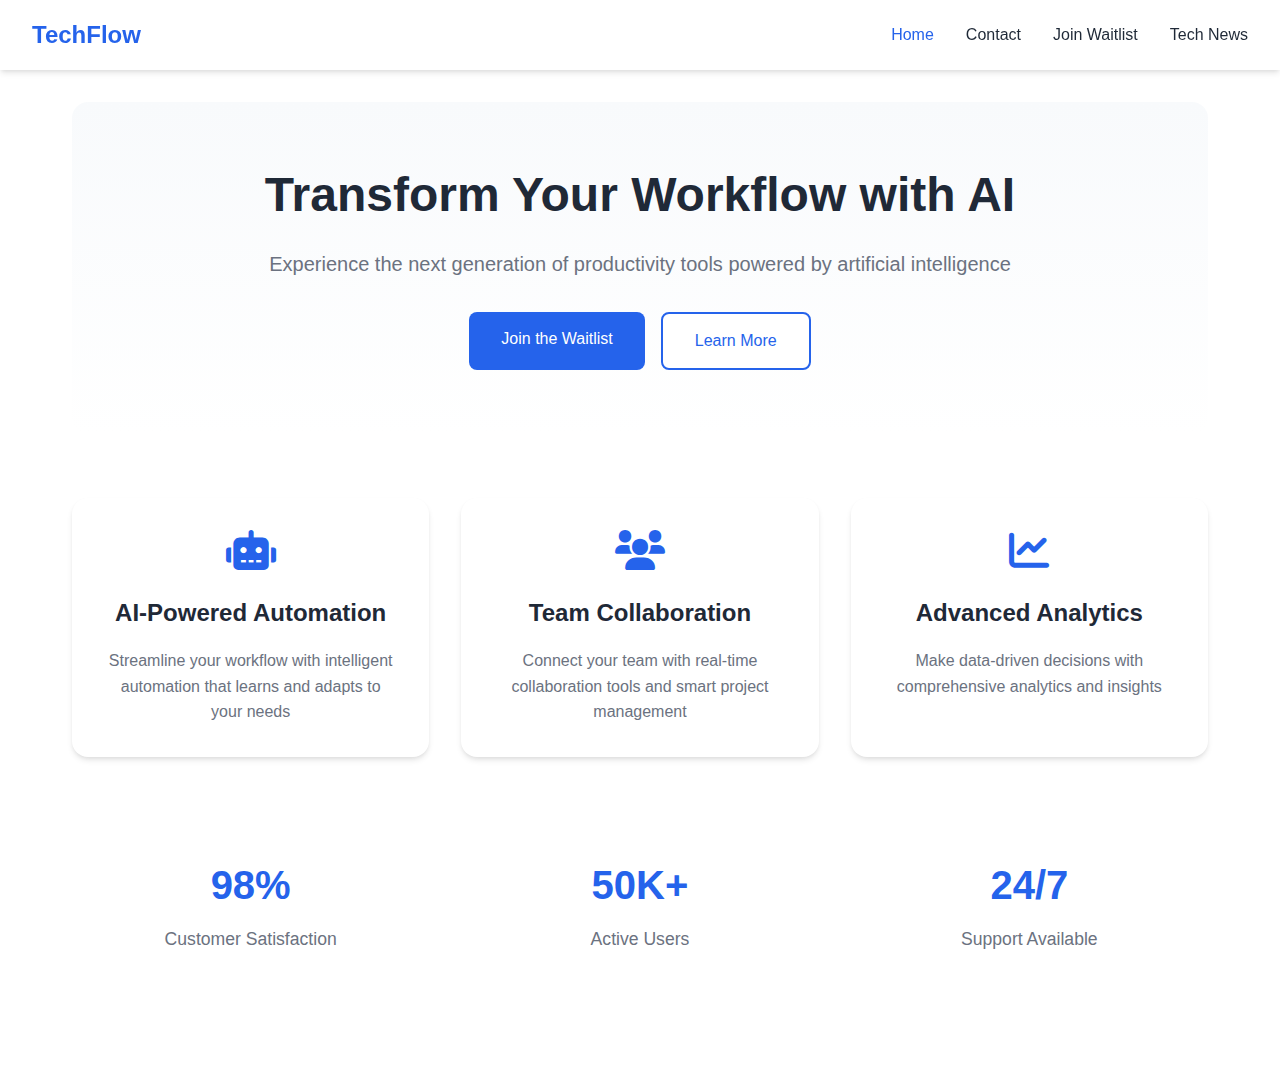
<file: index.html>
<!DOCTYPE html>
<html lang="en">
<head>
    <meta charset="UTF-8">
    <meta name="viewport" content="width=device-width, initial-scale=1.0">
    <title>TechFlow - Innovation at its Best</title>
    <link rel="stylesheet" href="styles.css">
    <link rel="stylesheet" href="https://cdnjs.cloudflare.com/ajax/libs/font-awesome/6.0.0/css/all.min.css">
</head>
<body>
    <nav>
        <div class="logo">TechFlow</div>
        <div class="nav-links">
            <a href="index.html" class="active">Home</a>
            <a href="contact.html">Contact</a>
            <a href="waitlist.html">Join Waitlist</a>
            <a href="technews.html">Tech News</a>
        </div>
    </nav>

    <main>
        <section class="hero">
            <div class="hero-content">
                <h1>Transform Your Workflow with AI</h1>
                <p class="subtitle">Experience the next generation of productivity tools powered by artificial intelligence</p>
                <div class="cta-group">
                    <a href="waitlist.html" class="cta-button">Join the Waitlist</a>
                    <a href="contact.html" class="cta-button secondary">Learn More</a>
                </div>
            </div>
        </section>

        <section class="features">
            <div class="feature">
                <i class="fas fa-robot"></i>
                <h2>AI-Powered Automation</h2>
                <p>Streamline your workflow with intelligent automation that learns and adapts to your needs</p>
            </div>
            <div class="feature">
                <i class="fas fa-users"></i>
                <h2>Team Collaboration</h2>
                <p>Connect your team with real-time collaboration tools and smart project management</p>
            </div>
            <div class="feature">
                <i class="fas fa-chart-line"></i>
                <h2>Advanced Analytics</h2>
                <p>Make data-driven decisions with comprehensive analytics and insights</p>
            </div>
        </section>

        <section class="stats">
            <div class="stat-item">
                <span class="stat-number">98%</span>
                <span class="stat-label">Customer Satisfaction</span>
            </div>
            <div class="stat-item">
                <span class="stat-number">50K+</span>
                <span class="stat-label">Active Users</span>
            </div>
            <div class="stat-item">
                <span class="stat-number">24/7</span>
                <span class="stat-label">Support Available</span>
            </div>
        </section>
    </main>
</body>
</html>
</file>
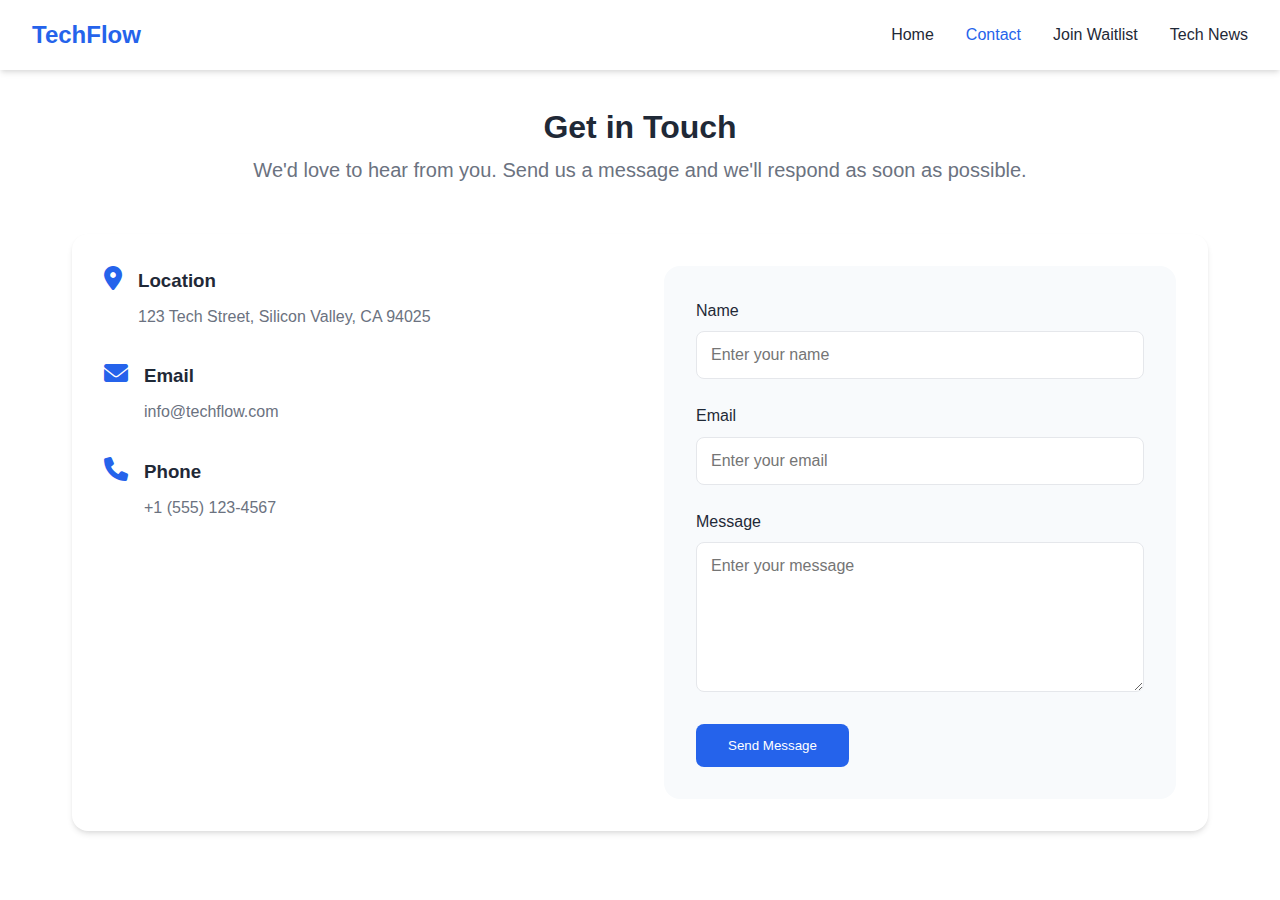
<file: contact.html>
<!DOCTYPE html>
<html lang="en">
<head>
    <meta charset="UTF-8">
    <meta name="viewport" content="width=device-width, initial-scale=1.0">
    <title>Contact Us - TechFlow</title>
    <link rel="stylesheet" href="styles.css">
    <link rel="stylesheet" href="https://cdnjs.cloudflare.com/ajax/libs/font-awesome/6.0.0/css/all.min.css">
</head>
<body>
    <nav>
        <div class="logo">TechFlow</div>
        <div class="nav-links">
            <a href="index.html">Home</a>
            <a href="contact.html" class="active">Contact</a>
            <a href="waitlist.html">Join Waitlist</a>
            <a href="technews.html">Tech News</a>
        </div>
    </nav>

    <main>
        <section class="contact">
            <div class="contact-header">
                <h1>Get in Touch</h1>
                <p class="subtitle">We'd love to hear from you. Send us a message and we'll respond as soon as possible.</p>
            </div>
            
            <div class="contact-container">
                <div class="contact-info">
                    <div class="info-item">
                        <i class="fas fa-map-marker-alt"></i>
                        <div>
                            <h3>Location</h3>
                            <p>123 Tech Street, Silicon Valley, CA 94025</p>
                        </div>
                    </div>
                    <div class="info-item">
                        <i class="fas fa-envelope"></i>
                        <div>
                            <h3>Email</h3>
                            <p>info@techflow.com</p>
                        </div>
                    </div>
                    <div class="info-item">
                        <i class="fas fa-phone"></i>
                        <div>
                            <h3>Phone</h3>
                            <p>+1 (555) 123-4567</p>
                        </div>
                    </div>
                </div>

                <form id="contactForm" onsubmit="handleContact(event)" class="contact-form">
                    <div class="form-group">
                        <label for="name">Name</label>
                        <input type="text" id="name" required placeholder="Enter your name">
                    </div>
                    <div class="form-group">
                        <label for="email">Email</label>
                        <input type="email" id="email" required placeholder="Enter your email">
                    </div>
                    <div class="form-group">
                        <label for="message">Message</label>
                        <textarea id="message" required placeholder="Enter your message"></textarea>
                    </div>
                    <button type="submit" class="cta-button">Send Message</button>
                </form>
            </div>
        </section>
    </main>

    <script>
        function handleContact(event) {
            event.preventDefault();
            const name = document.getElementById('name').value;
            const email = document.getElementById('email').value;
            const message = document.getElementById('message').value;
            alert(`Name: ${name}\nEmail: ${email}\nMessage: ${message}`);
            event.target.reset();
        }
    </script>
</body>
</html>
</file>
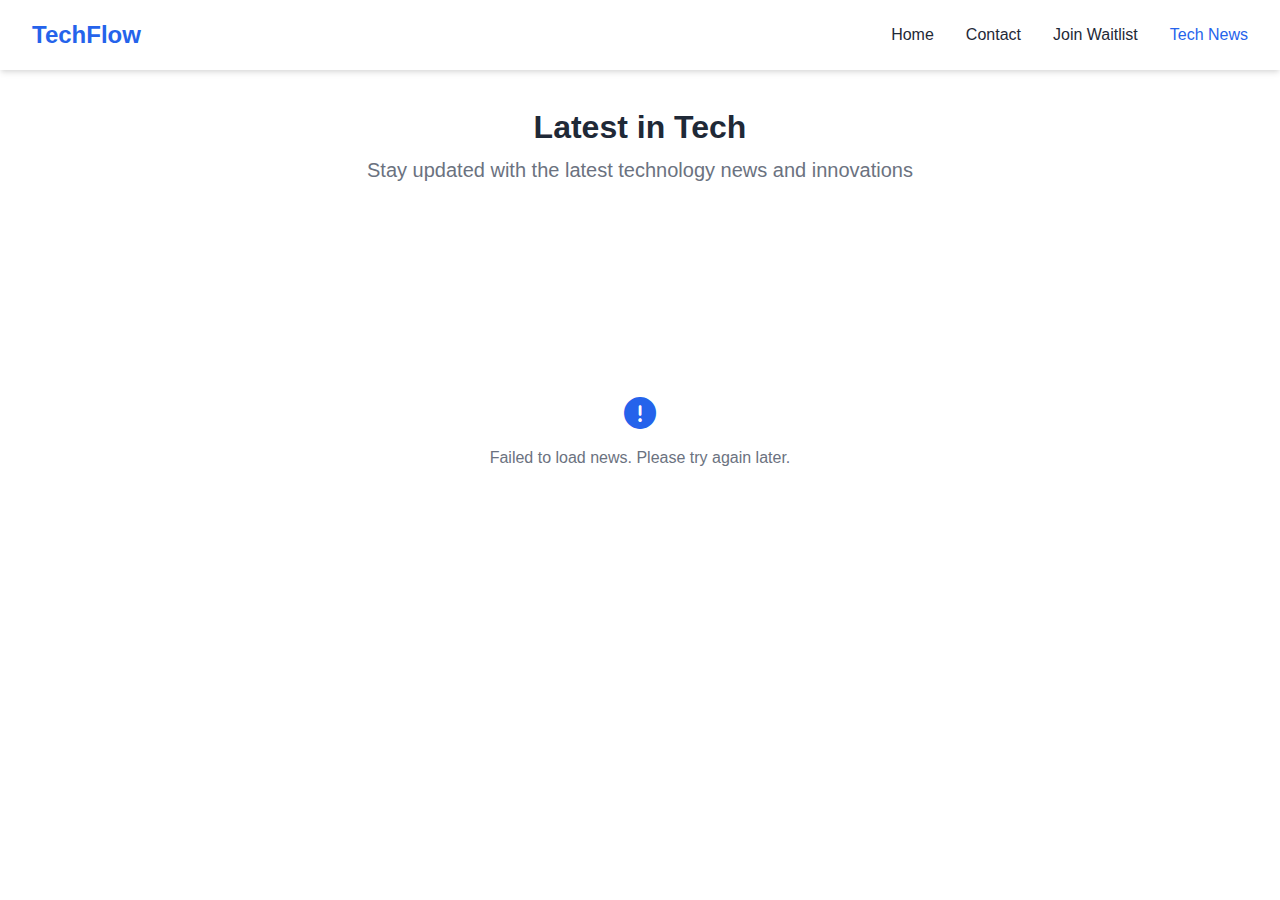
<file: technews.html>
<!DOCTYPE html>
<html lang="en">
<head>
    <meta charset="UTF-8">
    <meta name="viewport" content="width=device-width, initial-scale=1.0">
    <title>Tech News - TechFlow</title>
    <link rel="stylesheet" href="styles.css">
    <link rel="stylesheet" href="https://cdnjs.cloudflare.com/ajax/libs/font-awesome/6.0.0/css/all.min.css">
</head>
<body>
    <nav>
        <div class="logo">TechFlow</div>
        <div class="nav-links">
            <a href="index.html">Home</a>
            <a href="contact.html">Contact</a>
            <a href="waitlist.html">Join Waitlist</a>
            <a href="technews.html" class="active">Tech News</a>
        </div>
    </nav>

    <main>
        <section class="news-header">
            <h1>Latest in Tech</h1>
            <p class="subtitle">Stay updated with the latest technology news and innovations</p>
        </section>

        <section class="news-container">
            <div id="loading" class="loading">
                <i class="fas fa-spinner fa-spin"></i>
                <p>Loading latest tech news...</p>
            </div>
            
            <div id="error" class="error" style="display: none;">
                <i class="fas fa-exclamation-circle"></i>
                <p>Failed to load news. Please try again later.</p>
            </div>

            <div id="news-grid" class="news-grid">
                <!-- News items will be inserted here by JavaScript -->
            </div>
        </section>
    </main>

    <script>
        async function fetchNews() {
            try {
                // Show loading state
                document.getElementById('loading').style.display = 'flex';
                document.getElementById('error').style.display = 'none';
                
                // Fetch top stories IDs
                const response = await fetch('https://hacker-news.firebaseio.com/v0/topstories.json');
                const storyIds = await response.json();
                
                // Get first 12 stories
                const stories = await Promise.all(
                    storyIds.slice(0, 12).map(async (id) => {
                        const storyResponse = await fetch(`https://hacker-news.firebaseio.com/v0/item/${id}.json`);
                        return storyResponse.json();
                    })
                );

                // Hide loading state
                document.getElementById('loading').style.display = 'none';
                
                // Display stories
                const newsGrid = document.getElementById('news-grid');
                newsGrid.innerHTML = stories.map(story => `
                    <div class="news-item">
                        <div class="news-content">
                            <h3>
                                <a href="${story.url || `https://news.ycombinator.com/item?id=${story.id}`}" target="_blank">
                                    ${story.title}
                                </a>
                            </h3>
                            <div class="news-meta">
                                <span><i class="fas fa-user"></i> ${story.by}</span>
                                <span><i class="fas fa-star"></i> ${story.score}</span>
                                <span><i class="fas fa-comments"></i> ${story.descendants || 0}</span>
                            </div>
                            <p class="news-time">
                                ${new Date(story.time * 1000).toLocaleDateString('en-US', {
                                    year: 'numeric',
                                    month: 'short',
                                    day: 'numeric'
                                })}
                            </p>
                        </div>
                    </div>
                `).join('');

            } catch (error) {
                // Show error state
                document.getElementById('loading').style.display = 'none';
                document.getElementById('error').style.display = 'flex';
                console.error('Error fetching news:', error);
            }
        }

        // Fetch news when page loads
        fetchNews();
    </script>
</body>
</html>
</file>
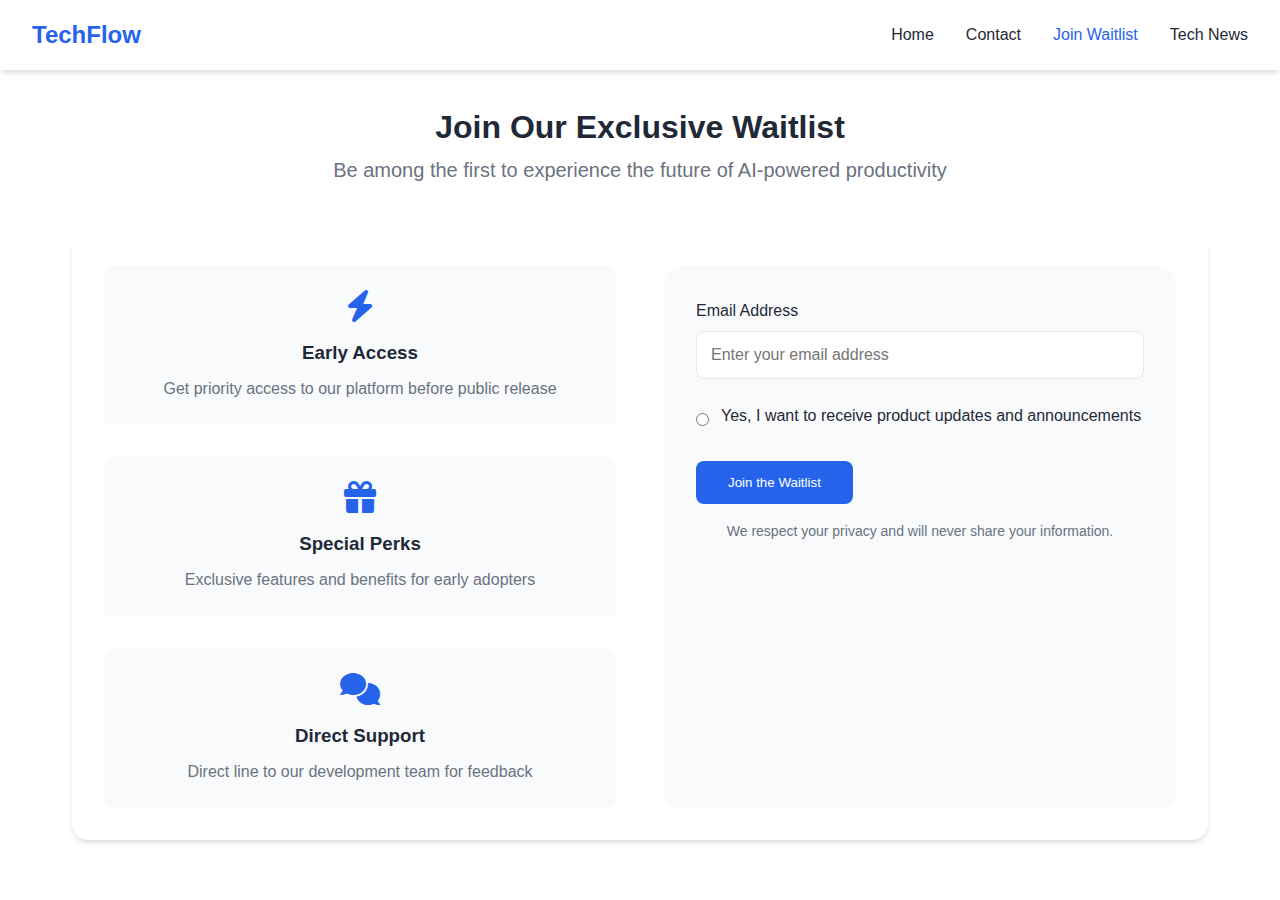
<file: waitlist.html>
<!DOCTYPE html>
<html lang="en">
<head>
    <meta charset="UTF-8">
    <meta name="viewport" content="width=device-width, initial-scale=1.0">
    <title>Join Waitlist - TechFlow</title>
    <link rel="stylesheet" href="styles.css">
    <link rel="stylesheet" href="https://cdnjs.cloudflare.com/ajax/libs/font-awesome/6.0.0/css/all.min.css">
</head>
<body>
    <nav>
        <div class="logo">TechFlow</div>
        <div class="nav-links">
            <a href="index.html">Home</a>
            <a href="contact.html">Contact</a>
            <a href="waitlist.html" class="active">Join Waitlist</a>
            <a href="technews.html">Tech News</a>
        </div>
    </nav>

    <main>
        <section class="waitlist">
            <div class="waitlist-header">
                <h1>Join Our Exclusive Waitlist</h1>
                <p class="subtitle">Be among the first to experience the future of AI-powered productivity</p>
            </div>

            <div class="waitlist-container">
                <div class="benefits">
                    <div class="benefit-item">
                        <i class="fas fa-bolt"></i>
                        <h3>Early Access</h3>
                        <p>Get priority access to our platform before public release</p>
                    </div>
                    <div class="benefit-item">
                        <i class="fas fa-gift"></i>
                        <h3>Special Perks</h3>
                        <p>Exclusive features and benefits for early adopters</p>
                    </div>
                    <div class="benefit-item">
                        <i class="fas fa-comments"></i>
                        <h3>Direct Support</h3>
                        <p>Direct line to our development team for feedback</p>
                    </div>
                </div>

                <form id="waitlistForm" onsubmit="handleWaitlist(event)" class="waitlist-form">
                    <div class="form-group">
                        <label for="waitlistEmail">Email Address</label>
                        <input type="email" id="waitlistEmail" required placeholder="Enter your email address">
                    </div>
                    <div class="form-group checkbox">
                        <input type="radio" id="updates" name="updates" required>
                        <label for="updates">Yes, I want to receive product updates and announcements</label>
                    </div>
                    <button type="submit" class="cta-button">Join the Waitlist</button>
                    <p class="form-note">We respect your privacy and will never share your information.</p>
                </form>
            </div>
        </section>
    </main>

    <script>
        function handleWaitlist(event) {
            event.preventDefault();
            const email = document.getElementById('waitlistEmail').value;
            const updates = document.getElementById('updates').checked;
            alert(`Email: ${email}\nReceive Updates: ${updates ? 'Yes' : 'No'}`);
            event.target.reset();
        }
    </script>
</body>
</html>
</file>
<file: styles.css>
:root {
    --primary-color: #2563eb;
    --primary-dark: #1e40af;
    --text-color: #1f2937;
    --text-light: #6b7280;
    --bg-light: #f8fafc;
    --white: #ffffff;
    --shadow: 0 4px 6px -1px rgba(0, 0, 0, 0.1), 0 2px 4px -1px rgba(0, 0, 0, 0.06);
}

* {
    margin: 0;
    padding: 0;
    box-sizing: border-box;
    font-family: 'Inter', -apple-system, BlinkMacSystemFont, 'Segoe UI', Roboto, sans-serif;
}

body {
    line-height: 1.6;
    color: var(--text-color);
    background-color: var(--white);
}

nav {
    background: var(--white);
    padding: 1rem 2rem;
    box-shadow: var(--shadow);
    position: sticky;
    top: 0;
    z-index: 100;
    display: flex;
    justify-content: space-between;
    align-items: center;
}

.logo {
    font-size: 1.5rem;
    font-weight: 700;
    color: var(--primary-color);
    text-decoration: none;
}

.nav-links {
    display: flex;
    gap: 2rem;
}

.nav-links a {
    text-decoration: none;
    color: var(--text-color);
    font-weight: 500;
    transition: color 0.3s ease;
}

.nav-links a:hover, .nav-links a.active {
    color: var(--primary-color);
}

main {
    max-width: 1200px;
    margin: 0 auto;
    padding: 2rem;
}

.hero {
    text-align: center;
    padding: 4rem 0;
    background: linear-gradient(to bottom, var(--bg-light), var(--white));
    border-radius: 1rem;
    margin-bottom: 4rem;
}

.hero-content {
    max-width: 800px;
    margin: 0 auto;
}

.hero h1 {
    font-size: 3rem;
    font-weight: 800;
    color: var(--text-color);
    margin-bottom: 1.5rem;
    line-height: 1.2;
}

.subtitle {
    font-size: 1.25rem;
    color: var(--text-light);
    margin-bottom: 2rem;
}

.cta-group {
    display: flex;
    gap: 1rem;
    justify-content: center;
}

.cta-button {
    display: inline-block;
    padding: 0.875rem 2rem;
    background: var(--primary-color);
    color: var(--white);
    text-decoration: none;
    border-radius: 0.5rem;
    font-weight: 500;
    border: none;
    cursor: pointer;
    transition: all 0.3s ease;
}

.cta-button:hover {
    background: var(--primary-dark);
    transform: translateY(-1px);
}

.cta-button.secondary {
    background: var(--white);
    color: var(--primary-color);
    border: 2px solid var(--primary-color);
}

.cta-button.secondary:hover {
    background: var(--bg-light);
}

.features {
    display: grid;
    grid-template-columns: repeat(auto-fit, minmax(300px, 1fr));
    gap: 2rem;
    margin: 4rem 0;
}

.feature {
    background: var(--white);
    padding: 2rem;
    border-radius: 1rem;
    box-shadow: var(--shadow);
    text-align: center;
    transition: transform 0.3s ease;
}

.feature:hover {
    transform: translateY(-5px);
}

.feature i {
    font-size: 2.5rem;
    color: var(--primary-color);
    margin-bottom: 1.5rem;
}

.feature h2 {
    font-size: 1.5rem;
    margin-bottom: 1rem;
    color: var(--text-color);
}

.feature p {
    color: var(--text-light);
}

.stats {
    display: grid;
    grid-template-columns: repeat(auto-fit, minmax(200px, 1fr));
    gap: 2rem;
    margin: 4rem 0;
    text-align: center;
}

.stat-item {
    padding: 2rem;
}

.stat-number {
    font-size: 2.5rem;
    font-weight: 700;
    color: var(--primary-color);
    display: block;
    margin-bottom: 0.5rem;
}

.stat-label {
    color: var(--text-light);
    font-size: 1.1rem;
}

.contact-header, .waitlist-header {
    text-align: center;
    margin-bottom: 3rem;
}

.contact-container, .waitlist-container {
    display: grid;
    grid-template-columns: repeat(auto-fit, minmax(300px, 1fr));
    gap: 3rem;
    background: var(--white);
    padding: 2rem;
    border-radius: 1rem;
    box-shadow: var(--shadow);
}

.contact-info {
    display: flex;
    flex-direction: column;
    gap: 2rem;
}

.info-item {
    display: flex;
    align-items: flex-start;
    gap: 1rem;
}

.info-item i {
    font-size: 1.5rem;
    color: var(--primary-color);
}

.info-item h3 {
    margin-bottom: 0.5rem;
    color: var(--text-color);
}

.info-item p {
    color: var(--text-light);
}

.contact-form, .waitlist-form {
    padding: 2rem;
    background: var(--bg-light);
    border-radius: 1rem;
}

.form-group {
    margin-bottom: 1.5rem;
}

.form-group label {
    display: block;
    margin-bottom: 0.5rem;
    color: var(--text-color);
    font-weight: 500;
}

input, textarea {
    width: 100%;
    padding: 0.875rem;
    border: 1px solid #e5e7eb;
    border-radius: 0.5rem;
    font-size: 1rem;
    transition: border-color 0.3s ease;
}

input:focus, textarea:focus {
    outline: none;
    border-color: var(--primary-color);
}

textarea {
    height: 150px;
    resize: vertical;
}

.checkbox {
    display: flex;
    align-items: center;
    gap: 0.75rem;
}

.checkbox input {
    width: auto;
}

.form-note {
    margin-top: 1rem;
    font-size: 0.875rem;
    color: var(--text-light);
    text-align: center;
}

.benefits {
    display: grid;
    gap: 2rem;
}

.benefit-item {
    text-align: center;
    padding: 1.5rem;
    background: var(--bg-light);
    border-radius: 0.5rem;
}

.benefit-item i {
    font-size: 2rem;
    color: var(--primary-color);
    margin-bottom: 1rem;
}

.benefit-item h3 {
    margin-bottom: 0.5rem;
    color: var(--text-color);
}

.benefit-item p {
    color: var(--text-light);
}

@media (max-width: 768px) {
    .hero h1 {
        font-size: 2.5rem;
    }
    
    .nav-links {
        gap: 1rem;
    }
    
    .contact-container, .waitlist-container {
        grid-template-columns: 1fr;
    }
    
    .cta-group {
        flex-direction: column;
    }
    
    .stats {
        grid-template-columns: 1fr;
    }
}

/* News Page Styles */
.news-header {
    text-align: center;
    margin-bottom: 3rem;
}

.news-container {
    position: relative;
    min-height: 400px;
}

.loading, .error {
    position: absolute;
    top: 50%;
    left: 50%;
    transform: translate(-50%, -50%);
    display: flex;
    flex-direction: column;
    align-items: center;
    gap: 1rem;
    color: var(--text-light);
}

.loading i, .error i {
    font-size: 2rem;
    color: var(--primary-color);
}

.news-grid {
    display: grid;
    grid-template-columns: repeat(auto-fill, minmax(300px, 1fr));
    gap: 2rem;
    margin-top: 2rem;
}

.news-item {
    background: var(--white);
    border-radius: 1rem;
    box-shadow: var(--shadow);
    transition: transform 0.3s ease;
    overflow: hidden;
}

.news-item:hover {
    transform: translateY(-5px);
}

.news-content {
    padding: 1.5rem;
}

.news-content h3 {
    margin-bottom: 1rem;
    line-height: 1.4;
}

.news-content h3 a {
    color: var(--text-color);
    text-decoration: none;
    transition: color 0.3s ease;
}

.news-content h3 a:hover {
    color: var(--primary-color);
}

.news-meta {
    display: flex;
    gap: 1rem;
    color: var(--text-light);
    font-size: 0.9rem;
    margin-bottom: 0.5rem;
}

.news-meta span {
    display: flex;
    align-items: center;
    gap: 0.3rem;
}

.news-time {
    color: var(--text-light);
    font-size: 0.9rem;
}

@media (max-width: 768px) {
    .news-grid {
        grid-template-columns: 1fr;
    }
}
</file>
